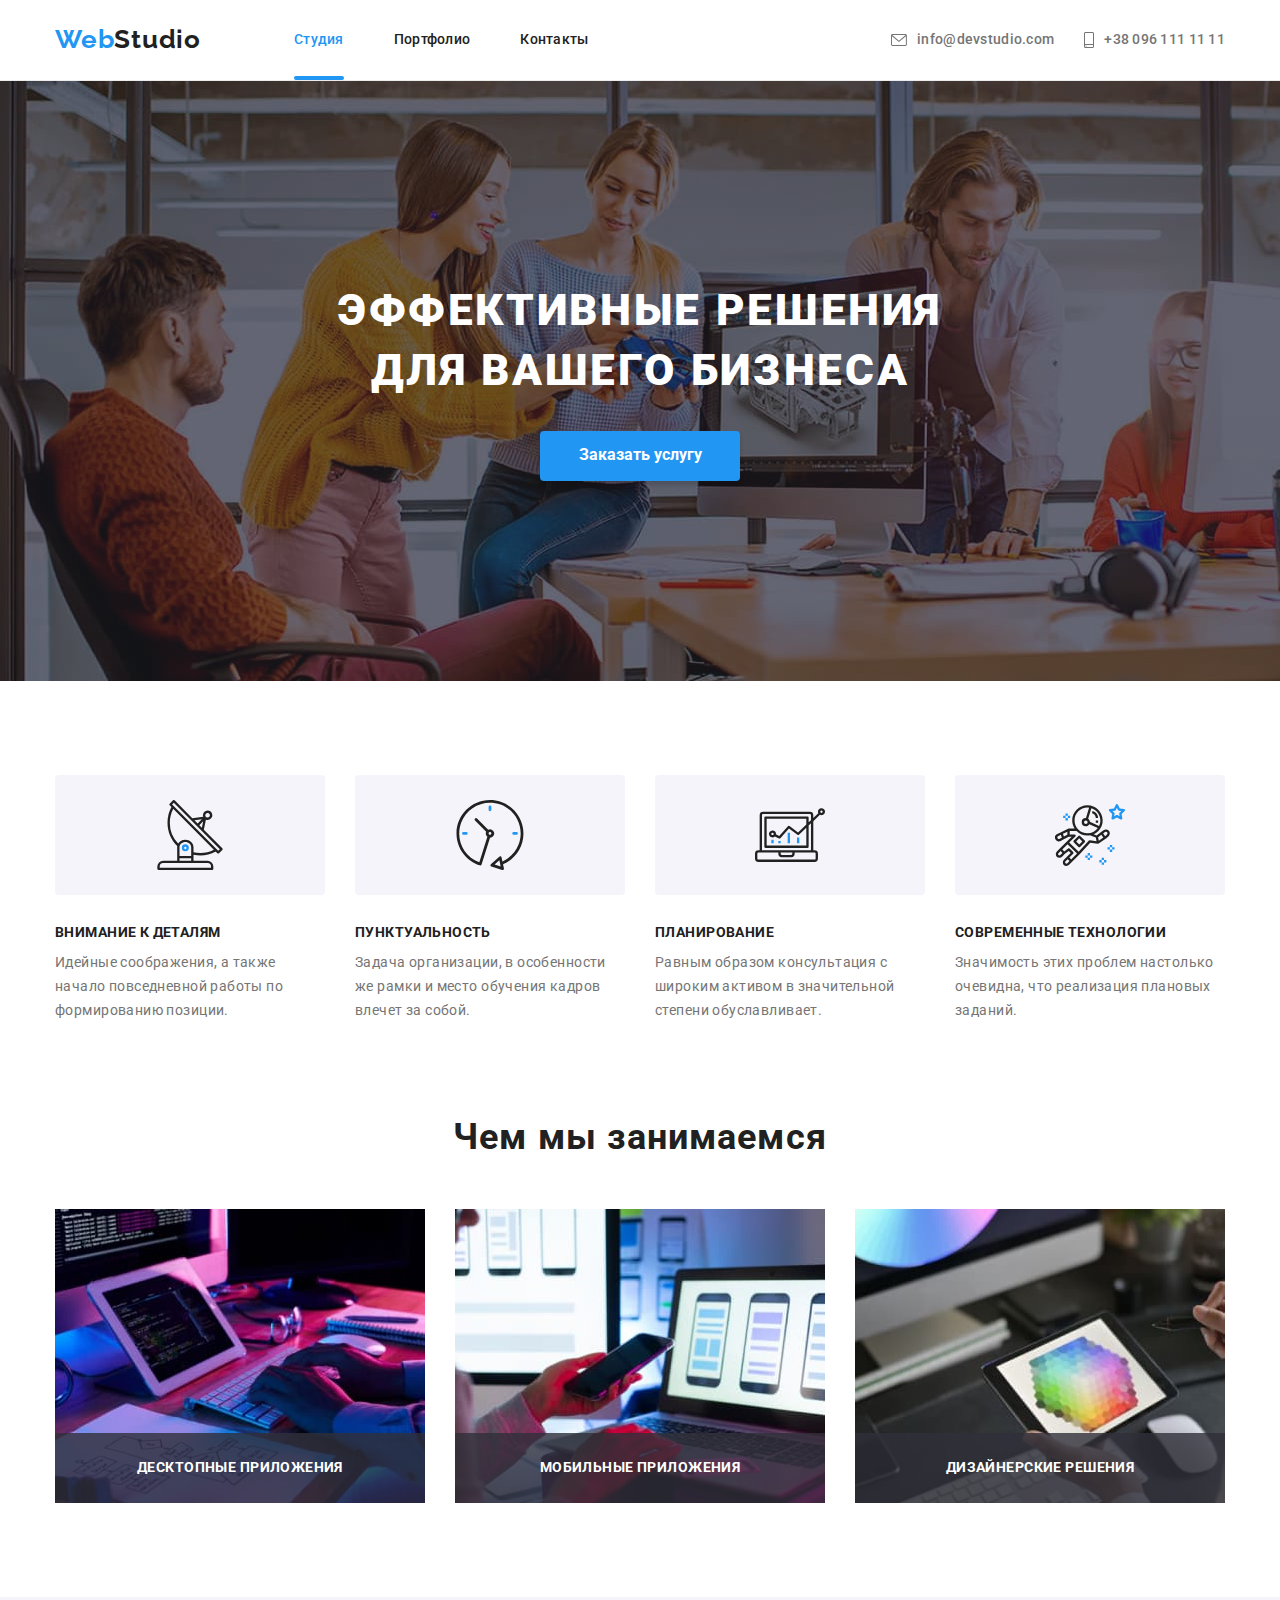
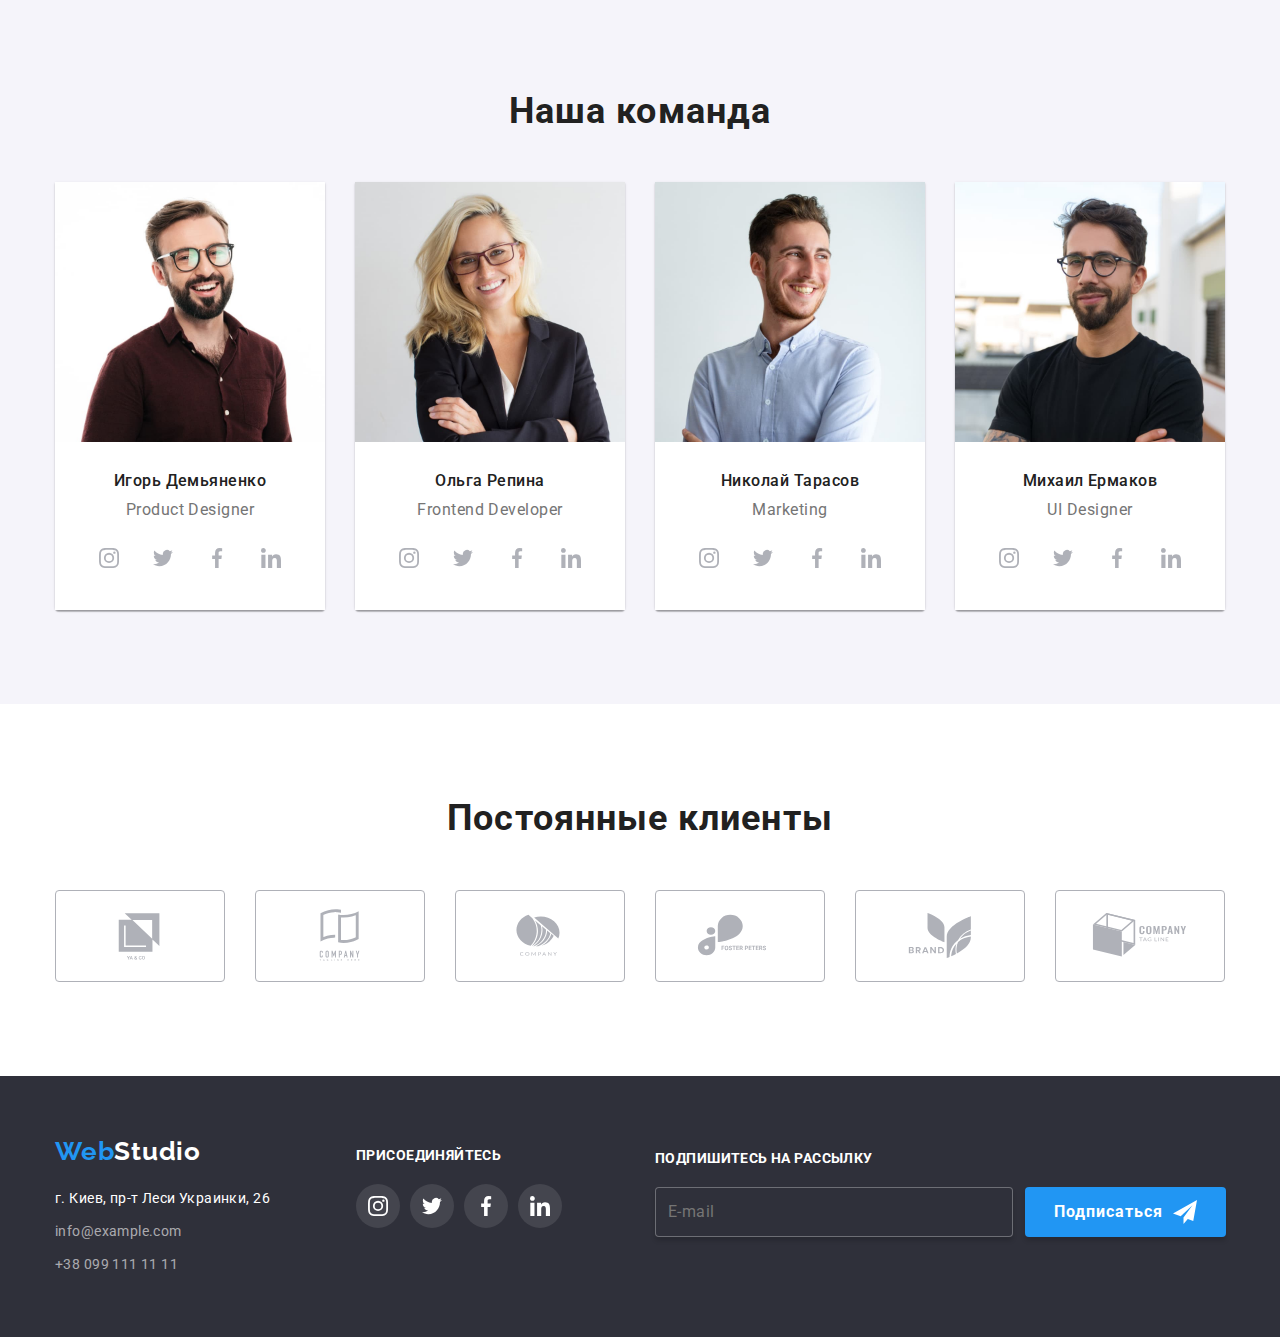
<file: index.html>
<!DOCTYPE html>
<html lang="ru">
<head>
    <meta charset="UTF-8">
    <meta http-equiv="X-UA-Compatible" content="IE=edge">
    <meta name="viewport" content="width=device-width, initial-scale=1.0">
    <title>Document</title>
    <link rel="preconnect" href="https://fonts.googleapis.com">
    <link rel="preconnect" href="https://fonts.gstatic.com" crossorigin>
    <link href="https://fonts.googleapis.com/css2?family=Raleway:wght@700&family=Roboto:wght@400;500;700;900&display=swap"
        rel="stylesheet">
    <link rel="stylesheet" href="https://cdnjs.cloudflare.com/ajax/libs/modern-normalize/1.1.0/modern-normalize.min.css">
    <link rel="stylesheet" href="./css/main.min.css">
</head>

<body>

<!--Шапка-->

    <header class="header">
        <div class="container">
            <div class="page-header">
                     <a class="page-header__logo" href=""> <span class="page-header__web">Web</span><span class="page-header__studio">Studio</span> </a> 
                <nav>
                    <ul class="site-nav">
                        <li class="site-nav__studio"><a class="site-nav__link current" href="./index.html">Студия</a></li>
                        <li class="site-nav__portfolio"><a class="site-nav__link" href="./portfolio.html">Портфолио</a></li>
                        <li class="site-nav__contact"><a class="site-nav__link" href="">Контакты</a></li>
                    </ul>
                </nav> 
<!-- Контакты -->
                    <ul class="contact-nav">
                        <li class="contact-nav__item"> 
                            <a class="contact-nav__link" href="mailto:info@devstudio.com">
                                <svg class="contact-nav__icon" width="16px" height="12px">
                                    <use href="./images/icons.svg#mail"></use>
                                </svg>info@devstudio.com   
                            </a>
                        </li>
                        
                        <li class="contact-nav__item">
                            <a class="contact-nav__link" href="tel:+380961111111">
                                <svg class="contact-nav__icon" width="10px" height="16px">
                                    <use href="./images/icons.svg#tel"></use>
                                </svg>+38 096 111 11 11
                            </a>
                        </li>
                    </ul>  
            </div>
        </div>
    </header>
   
<!--Страница студия-->

<main >

<!-- Герой -->
     
    <section class="hero">
        <div class="container">
            <h1 class="hero__title">Эффективные решения для вашего бизнеса</h1>   
            <div class="hero__button"><button class="button" data-modal-open>Заказать услугу</button></div>  
        </div>
    </section>
     
     
<!--Особенности-->


    <section class="section advantage">
        <div class="container">
            <ul class="feature">
                <li class="feature__item">
                    <div class="feature__box">
                        <svg class="feature__icon" width="70px" height="70px">
                            <use href="./images/icons.svg#antenna"></use>
                        </svg>
                    </div>
                    <h3 class="feature__title">Внимание к деталям</h3>
                    <p class="feature__text">Идейные соображения, а также начало повседневной работы по формированию позиции.</p>
                </li>
                <li class="feature__item">
                    <div class="feature__box">
                        <svg class="feature__icon" width="70px" height="70px">
                            <use href="./images/icons.svg#clock"></use>
                        </svg>
                    </div>
                    <h3 class="feature__title">Пунктуальность</h3>
                    <p class="feature__text">Задача организации, в особенности же рамки и место обучения кадров влечет за собой.</p>
                </li>
                <li class="feature__item">
                    <div class="feature__box">
                        <svg class="feature__icon" width="70px" height="70px">
                            <use href="./images/icons.svg#diagram"></use>
                        </svg>
                    </div>
                    <h3 class="feature__title">Планирование</h3>
                    <p class="feature__text">Равным образом консультация с широким активом в значительной степени обуславливает.</p>
                </li>
                <li class="feature__item">
                    <div class="feature__box">
                        <svg class="feature__icon" width="70px" height="70px">
                            <use href="./images/icons.svg#astronaut"></use>
                        </svg>
                    </div>
                    <h3 class="feature__title">Современные технологии</h3>
                    <p class="feature__text">Значимость этих проблем настолько очевидна, что реализация плановых заданий.</p>
                </li>
            </ul>
        </div>
    </section>

    
<!--Чем мы занимаемся-->

  
    <section class="section trait">  
        <div class="container">
            <h2 class="trait__title">Чем мы занимаемся</h2>
            <ul class="study">
                <li class="study__item">
                    <img src="./images/work/work1.jpg" alt="Програмирование" width="370" height="294">
                    <div class="study__thumb">
                         <h3 class="study__title">Десктопные приложения</h3>
                    </div>
                </li>
                <li class="study__item">
                    <img src="./images/work/work2.jpg" alt="Мобильное приложение" width="370" height="294">
                    <div class="study__thumb">
                         <h3 class="study__title">Мобильные приложения</h3>
                    </div>
                </li>
                <li class="study__item">
                    <img src="./images/work/work3.jpg" alt="Дизайн" width="370" height="294">
                    <div class="study__thumb">
                         <h3 class="study__title">Дизайнерские решения</h3>
                    </div>
                </li>
            </ul>
        </div>
    </section>
    

<!--Наша команда-->
  
  
    <section class="section team">
       <div class="container">
            <h2 class="team__title">Наша команда</h2>
            <ul class="team__list">
                <li class="team__card">
                    <img src="./images/team/1designer.jpg" alt="Игорь Демьяненко" width="270" height="260">
                    <div class="partner">
                        <h3 class="partner__name">Игорь Демьяненко</h3>
                        <p class="partner__work">Product Designer</p>
                        <ul class="network">
                            <li class="network__item">
                                <a class="network__link" href="">
                                    <svg class="network__image" width="20px" height="20px">
                                        <use href="./images/icons.svg#instagram"></use>
                                    </svg>
                                </a>
                            </li>
                            <li>
                                <a class="network__link" href="">
                                <svg class="network__image" width="20px" height="20px">
                                    <use href="./images/icons.svg#twitter"></use>
                                </svg>
                            </a>
                            </li>
                            <li>
                                <a class="network__link" href="">
                                    <svg class="network__image" width="20px" height="20px">
                                        <use href="./images/icons.svg#facebook"></use>
                                    </svg>
                                </a>
                            </li>
                            <li>
                                <a class="network__link" href="">
                                    <svg class="network__image" width="20px" height="20px">
                                        <use href="./images/icons.svg#linkedin"></use>
                                    </svg>
                                </a>
                            </li>
                            
                        </ul>
                    </div>
                </li>
                <li class="team__card">
                    <img src="./images/team/2developer.jpg" alt="Ольга Репина" width="270" height="260"> 
                    <div class="partner">
                        <h3 class="partner__name">Ольга Репина</h3>
                        <p class="partner__work">Frontend Developer</p>
                        <ul class="network">
                            <li class="network__item">
                                <a class="network__link" href="">
                                    <svg class="network__image" width="20px" height="20px">
                                        <use href="./images/icons.svg#instagram"></use>
                                    </svg>
                                </a>
                            </li>
                            <li>
                                <a class="network__link" href="">
                                    <svg class="network__image" width="20px" height="20px">
                                        <use href="./images/icons.svg#twitter"></use>
                                    </svg>
                                </a>
                            </li>
                            <li>
                                <a class="network__link" href="">
                                    <svg class="network__image" width="20px" height="20px">
                                        <use href="./images/icons.svg#facebook"></use>
                                    </svg>
                                </a>
                            </li>
                            <li>
                                <a class="network__link" href="">
                                    <svg class="network__image" width="20px" height="20px">
                                        <use href="./images/icons.svg#linkedin"></use>
                                    </svg>
                                </a>
                            </li>
                        </ul>
                   </div>
                </li>
                <li class="team__card">
                    <img src="./images/team/3maketing.jpg" alt="Николай Тарасов" width="270" height="260">
                    <div class="partner">
                        <h3 class="partner__name">Николай Тарасов</h3>
                        <p class="partner__work">Marketing</p>
                        <ul class="network">
                            <li class="network__item">
                                <a class="network__link" href="">
                                    <svg class="network__image" width="20px" height="20px">
                                        <use href="./images/icons.svg#instagram"></use>
                                    </svg>
                                </a>
                            </li>
                            <li>
                                <a class="network__link" href="">
                                    <svg class="network__image" width="20px" height="20px">
                                        <use href="./images/icons.svg#twitter"></use>
                                    </svg>
                                </a>
                            </li>
                            <li>
                                <a class="network__link" href="">
                                    <svg class="network__image" width="20px" height="20px">
                                        <use href="./images/icons.svg#facebook"></use>
                                    </svg>
                                </a>
                            </li>
                            <li>
                                <a class="network__link" href="">
                                    <svg class="network__image" width="20px" height="20px">
                                        <use href="./images/icons.svg#linkedin"></use>
                                    </svg>
                                </a>
                            </li>
                        </ul>
                    </div>
                </li>
                <li class="team__card">
                    <img src="./images/team/4ui-designer.jpg" alt="Михаил Ермаков" width="270" height="260">
                    <div class="partner">
                        <h3 class="partner__name">Михаил Ермаков</h3>
                        <p class="partner__work">UI Designer</p>
                        <ul class="network">
                            <li class="network__item">
                                <a class="network__link" href="">
                                    <svg class="network__image" width="20px" height="20px">
                                        <use href="./images/icons.svg#instagram"></use>
                                    </svg>
                                </a>
                            </li>
                            <li>
                                <a class="network__link" href="">
                                    <svg class="network__image" width="20px" height="20px">
                                        <use href="./images/icons.svg#twitter"></use>
                                    </svg>
                                </a>
                            </li>
                            <li>
                                <a class="network__link" href="">
                                    <svg class="network__image" width="20px" height="20px">
                                        <use href="./images/icons.svg#facebook"></use>
                                    </svg>
                                </a>
                            </li>
                            <li>
                                <a class="network__link" href="">
                                    <svg class="network__image" width="20px" height="20px">
                                        <use href="./images/icons.svg#linkedin"></use>
                                    </svg>
                                </a>
                            </li>
                        </ul>
                   </div>
                </li>
            </ul>
       </div>
    </section>
    
 
<!-- Постоянные клиенты -->

    <section class="section clients">
        <div class="container">
            <h2 class="clients__title">Постоянные клиенты</h2>
            <ul class="clients">
                <li class="client__item">
                    <a class="client__logo" href="">
                        <svg class="client__icon" width="106px" height="60px">
                            <use href="./images/icons.svg#logo1"></use>
                        </svg>
                    </a>
                </li>
                <li class="client__item">
                    <a class="client__logo" href="">
                        <svg class="client__icon" width="106px" height="60px">
                            <use href="./images/icons.svg#logo2"></use>
                        </svg>
                    </a>
                </li>
                <li class="client__item">
                    <a class="client__logo" href="">
                        <svg class="client__icon" width="106px" height="60px">
                            <use href="./images/icons.svg#logo3"></use>
                        </svg>
                    </a>
                </li>
                <li class="client__item">
                    <a class="client__logo" href="">
                        <svg class="client__icon" width="106px" height="60px">
                            <use href="./images/icons.svg#logo4"></use>
                        </svg>
                    </a>
                </li>
                <li class="client__item">
                    <a class="client__logo" href="">
                        <svg class="client__icon" width="106px" height="60px">
                            <use href="./images/icons.svg#logo5"></use>
                        </svg>
                    </a>
                </li>
                <li class="client__item">
                    <a class="client__logo" href="">
                        <svg class="client__icon" width="106px" height="60px">
                            <use href="./images/icons.svg#logo6"></use>
                        </svg>
                    </a>
                </li>
            </ul>
        </div>
    </section>
</main>


<!--Футер-->
    

<footer class="footer">
    <div class="contact-footer container">
<!-- Футер контакты -->
        <div class="footer-nav"> 
             <ul>
                 <li><a class="contact-footer__logo" href=""> <span class="contact-footer__web">Web</span><span class="contact-footer__studio">Studio</span> </a></li>
                 <li><a class="contact-footer__address" href="https://goo.gl/maps/1GZU7aaaTQPB9hGB9" target="_blank" rel="noreferrer noopener">г. Киев, пр-т Леси Украинки, 26</a></li>
                 <li><a class="contact-footer__mailto" href="mailto:info@example.com">info@example.com</a></li>
                 <li><a class="contact-footer__tel" href="tel:+380991111111">+38 099 111 11 11</a></li>
             </ul>
        </div>
<!-- Присоединяйтесь -->
        <div class="footer-social">    
            <p class="footer-social__text">присоединяйтесь</p>
            <ul class="footer-social__list">
                <li class="footer-social__item">
                    <a class="footer-social__link" href="">
                        <svg class="footer-social__icon" width="20px" height="20px">
                            <use href="./images/icons.svg#instagram"></use>
                        </svg>
                    </a>
                </li>
                <li class="footer-social__item">
                    <a class="footer-social__link" href="">
                        <svg class="footer-social__icon" width="20px" height="20px">
                            <use href="./images/icons.svg#twitter"></use>
                        </svg>
                    </a>
                </li>
                <li class="footer-social__item">
                    <a class="footer-social__link" href="">
                        <svg class="footer-social__icon" width="20px" height="20px">
                            <use href="./images/icons.svg#facebook"></use>
                        </svg>
                    </a>
                </li>
                <li class="footer-social__item">
                    <a class="footer-social__link" href="">
                        <svg class="footer-social__icon" width="20px" height="20px">
                            <use href="./images/icons.svg#linkedin"></use>
                        </svg>
                    </a>
                </li>
            </ul>
        </div>
<!-- Подпишитесь на рассылку -->
        <form class="subscribe">
            <label>
                <span class="subscribe__title">Подпишитесь на рассылку</span>
                <input class="subscribe__input" type="email" name="email" placeholder="E-mail" />
            </label>
            <button class="subscribe__btn" type="submit">Подписаться
                <svg class="subscribe__icon" width="24px" height="24px">
                    <use href="./images/icons.svg#subscribe"></use>
                </svg>
            </button>
        </form>
    </div>
</footer>




<!-- Backdrop -->


<div class="backdrop is-hidden" data-modal >
    <div class="modal">
            <button class="modal__btn-close" data-modal-close>
                <svg class="modal__icon="18px" height="18px">
                    <use href="./images/icons.svg#modal-close"></use>
                </svg>
            </button>
        
<!-- Форма     -->
        
        <form class="modal-form">
            <p class="modal-form__title">Оставьте свои данные, мы вам перезвоним</p>
<!-- Имя     -->           
            <label class="form__filed">   
                <label class="form__lable" for="name">Имя</label>
                <span class="form__person">
                    <input class="form__input" type="name" name="name" id="name">
                    <svg class="form__icon" width="18px" height="18px">
                        <use href="./images/icons.svg#person"></use>
                    </svg>
                </span>
            </label>
<!-- Телефон -->           
            <div class="form__filed">
                <label class="form__lable" for="tel">Телефон</label>
                <span class="form__person">
                    <input class="form__input" type="tel" name="tel" id="tel">
                    <svg class="form__icon" width="18px" height="18px">
                        <use href="./images/icons.svg#phone"></use>
                    </svg>
                </span>
            </div>
<!-- Почта -->
            <div class="form__filed">
                <label class="form__lable" for="mail">Почта</label>
                <span class="form__person">
                    <input class="form__input" type="mail" name="mail" id="mail">
                    <svg class="form__icon" width="18px" height="18px">
                        <use href="./images/icons.svg#email"></use>
                    </svg>
                </span>
            </div>
<!-- Комментарий -->
            <div class="form__filed comment">
                <label class="form__lable" for="comment">Комментарий</label>
                <textarea class="form__input comment" name="comment" id="comment" placeholder="Введите текст"></textarea>
            </div>
<!-- Условия договора     -->
            <label class="modal-agreement">
                <input class="modal-agreement__checkbox visually-hidden" type="checkbox" name="user-agreement"/>
                <svg class="modal-agreement__icon"width="18px" height="18px">
                    <use href="./images/icons.svg#check"></use>
                </svg>
                <span class="modal-agreement__text">Соглашаюсь с рассылкой и принимаю
                    <a href="" class="modal-agreement__link">Условия договора
                    </a>
                </span>
            </label>          
<!-- Отправить -->
            <button class="modal-btn" type="submit">Отправить</button>
        </form>
    </div>
</div>


<script src="./js/modal.js"></script>
</body>

</html>
</file>
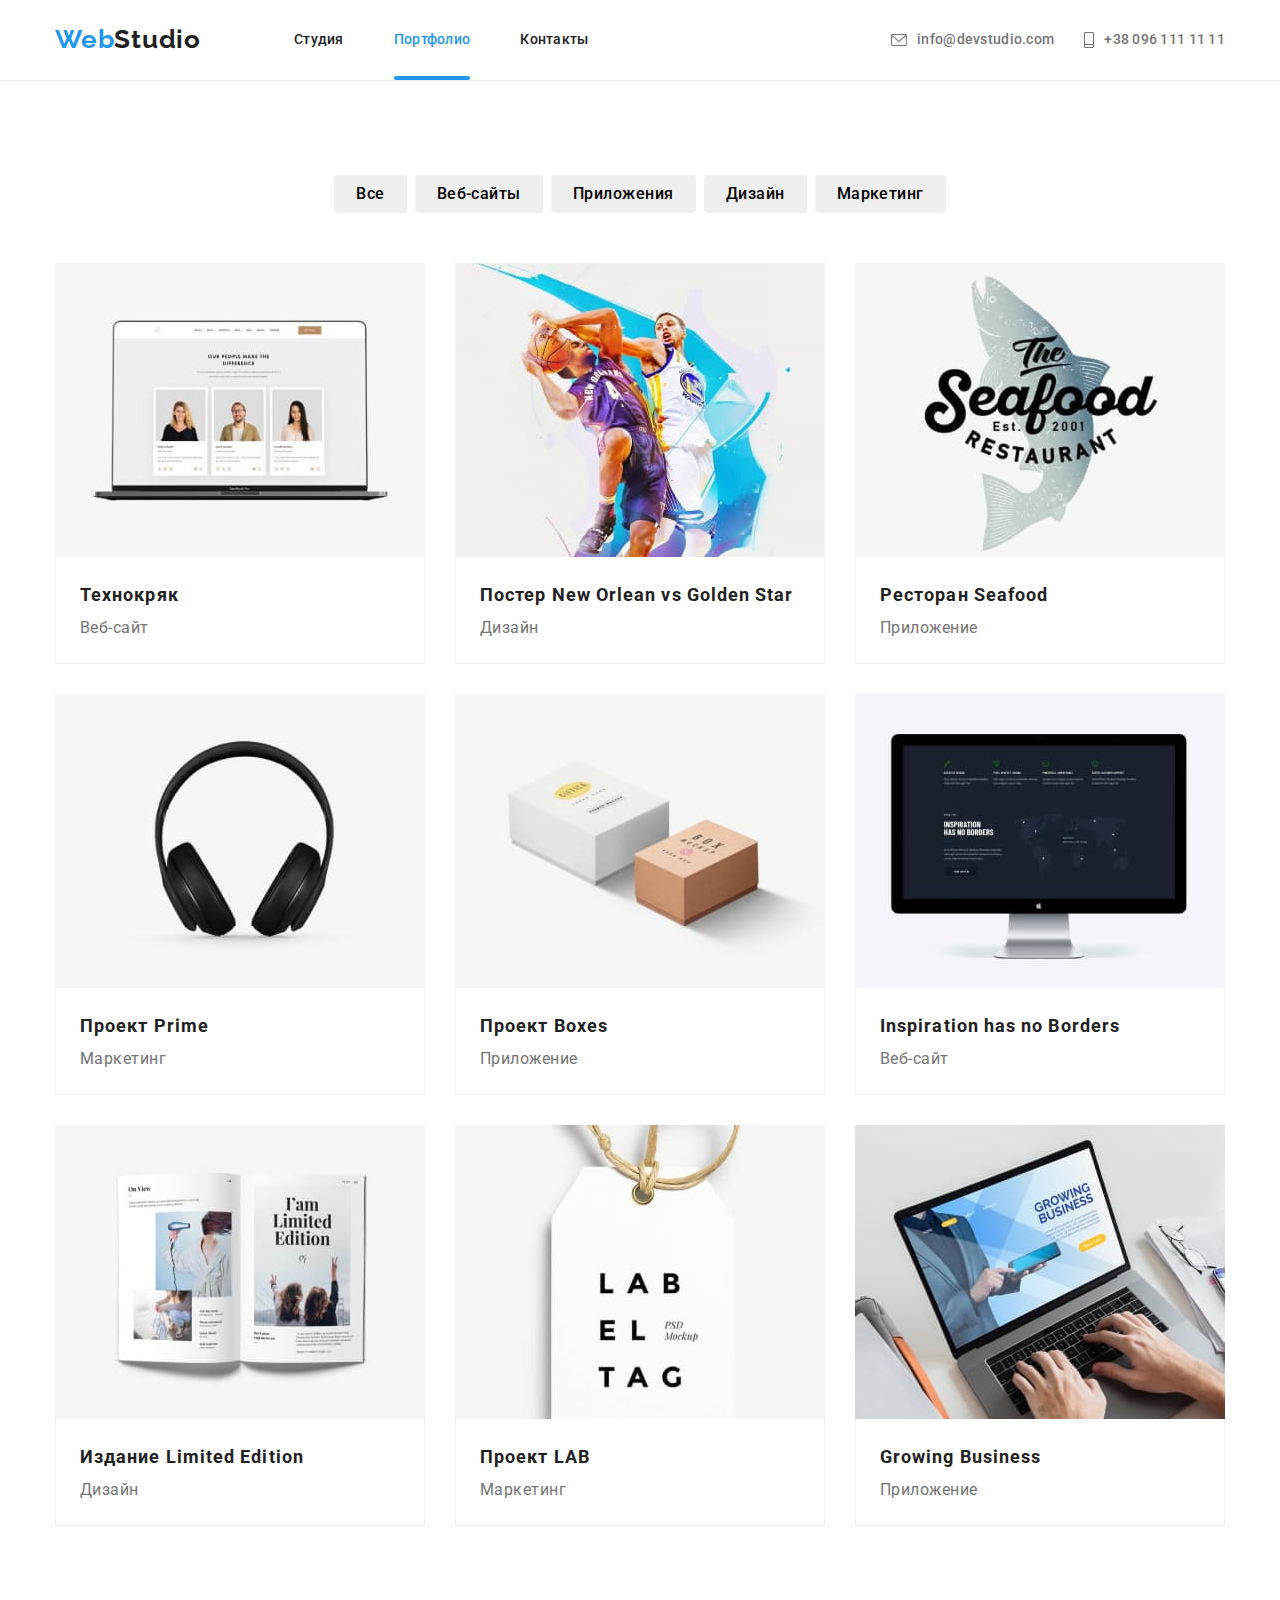
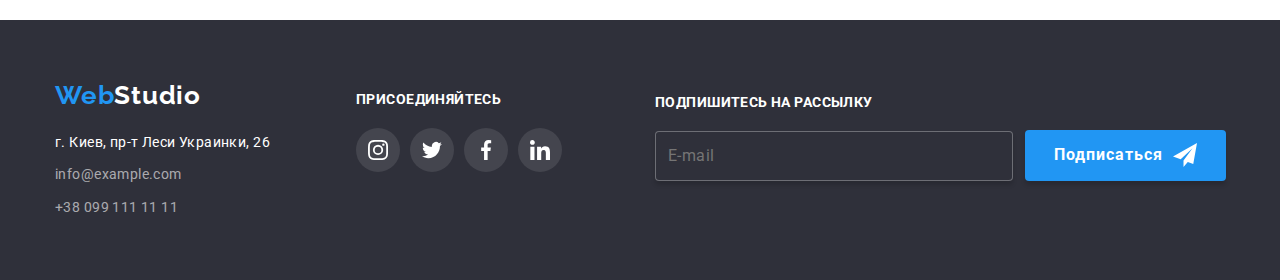
<file: portfolio.html>
<!DOCTYPE html>
<html lang="ru">
<head>
    <meta charset="UTF-8">
    <meta http-equiv="X-UA-Compatible" content="IE=edge">
    <meta name="viewport" content="width=device-width, initial-scale=1.0">
    <title>Document</title>
    <link rel="preconnect" href="https://fonts.googleapis.com">
    <link rel="preconnect" href="https://fonts.gstatic.com" crossorigin>
    <link href="https://fonts.googleapis.com/css2?family=Raleway:wght@700&family=Roboto:wght@400;500;700;900&display=swap"
        rel="stylesheet">
    <link rel="stylesheet" href="https://cdnjs.cloudflare.com/ajax/libs/modern-normalize/1.1.0/modern-normalize.min.css">
    <link rel="stylesheet" href="./css/main.min.css">
</head>

<body>

<!--Шапка-->
  
  <header class="header">
    <div class="container">
      <div class="page-header">
        <a class="page-header__logo" href=""> <span class="page-header__web">Web</span><span class="page-header__studio">Studio</span> </a>
        <nav>
          <ul class="site-nav">
            <li class="site-nav__studio"><a class="site-nav__link" href="./index.html">Студия</a></li>
            <li class="site-nav__portfolio"><a class="site-nav__link current" href="./portfolio.html">Портфолио</a></li>
            <li class="site-nav__contact"><a class="site-nav__link" href="">Контакты</a></li>
          </ul>
        </nav>
<!-- Контакты -->
          <ul class="contact-nav">
            <li class="contact-nav__item">
              <a class="contact-nav__link" href="mailto:info@devstudio.com">
                <svg class="contact-nav__icon" width="16px" height="12px">
                  <use href="./images/icons.svg#mail"></use>
                </svg>info@devstudio.com
              </a>
            </li>
          
            <li class="contact-nav__item">
              <a class="contact-nav__link" href="tel:+380961111111">
                <svg class="contact-nav__icon" width="10px" height="16px">
                  <use href="./images/icons.svg#tel"></use>
                </svg>+38 096 111 11 11
              </a>
            </li>
          </ul>
      </div>
    </div>
  </header>
 
<!--Уникальный контент-->
<!--Страница Портфолио-->

<main>
  
    <!-- <h1>Портфолио</h1>-->

    <section class="section">
      <div class="container">
        <ul class="filters">
          <li><button class="filters__btn" type="button">Все</button></li>
          <li><button class="filters__btn" type="button">Веб-сайты</button></li>
          <li><button class="filters__btn" type="button">Приложения</button></li>
          <li><button class="filters__btn" type="button">Дизайн</button></li>
          <li><button class="filters__btn" type="button">Маркетинг</button></li>
        </ul>


    <!-- <h2>Список работ</h2> -->


        <ul class="portfolio__list">
          <li class="portfolio__cards">
              <div class="portfolio__overlay">
                    <img src="./images/portfolio/1tehno.jpg" alt="Технокряк" width="370" height="294"> 
                    <p class="portfolio__text">Технокряк это современная площадка распространения коронавируса. Компании используют эту платформу для цифрового шпионажа и атак на защищённые сервера конкурентов.</p>
              </div>
              <div class="portfolio__info">
                    <h3 class="portfolio__title">Технокряк</h3>
                    <p class="portfolio__lable">Веб-сайт</p>
              </div>
          </li>
          <li class="portfolio__cards">
              <div class="portfolio__overlay">
                    <img src="./images/portfolio/2new-orlean.jpg" alt="Постер New Orlean vs Golden Star" width="370" height="294">
                    <p class="portfolio__text">Технокряк это современная площадка распространения коронавируса. Компании используют эту платформу для цифрового шпионажа и атак на защищённые сервера конкурентов.</p>
              </div>
              <div class="portfolio__info">
                    <h3 class="portfolio__title">Постер New Orlean vs Golden Star</h3>
                    <p class="portfolio__lable">Дизайн</p>
              </div>
          </li>
          <li class="portfolio__cards">
              <div class="portfolio__overlay">
                    <img src="./images/portfolio/3seafood.jpg" alt="Ресторан Seafood" width="370" height="294">
                    <p class="portfolio__text">Технокряк это современная площадка распространения коронавируса. Компании используют эту платформу для цифрового шпионажа и атак на защищённые сервера конкурентов.</p>
              </div>
              <div class="portfolio__info">
                    <h3 class="portfolio__title">Ресторан Seafood</h3>
                    <p class="portfolio__lable">Приложение</p>
              </div>
          </li>
          <li class="portfolio__cards">
              <div class="portfolio__overlay">
                    <img src="./images/portfolio/4prime.jpg" alt="Проект Prime" width="370" height="294">
                    <p class="portfolio__text">Технокряк это современная площадка распространения коронавируса. Компании используют эту платформу для цифрового шпионажа и атак на защищённые сервера конкурентов.</p>
              </div>
              <div class="portfolio__info">
                    <h3 class="portfolio__title">Проект Prime</h3>
                    <p class="portfolio__lable">Маркетинг</p>
              </div>
          </li>
          <li class="portfolio__cards">
              <div class="portfolio__overlay">
                    <img src="./images/portfolio/5boxes.jpg" alt="Проект Boxes" width="370" height="294">
                    <p class="portfolio__text">Технокряк это современная площадка распространения коронавируса. Компании используют эту платформу для цифрового шпионажа и атак на защищённые сервера конкурентов.</p>
              </div>
              <div class="portfolio__info">
                    <h3 class="portfolio__title">Проект Boxes</h3>
                    <p class="portfolio__lable">Приложение</p>
              </div>
          </li>
          <li class="portfolio__cards">
              <div class="portfolio__overlay">
                    <img src="./images/portfolio/6Inspiration.jpg" alt="Inspiration has no Borders" width="370" height="294">
                    <p class="portfolio__text">Технокряк это современная площадка распространения коронавируса. Компании используют эту платформу для цифрового шпионажа и атак на защищённые сервера конкурентов.</p>
              </div>
              <div class="portfolio__info">
                    <h3 class="portfolio__title">Inspiration has no Borders</h3>
                    <p class="portfolio__lable">Веб-сайт</p>
              </div>
          </li>
          <li class="portfolio__cards">
              <div class="portfolio__overlay">
                    <img src="./images/portfolio/7limited.jpg" alt="Издание Limited Edition" width="370" height="294">
                    <p class="portfolio__text">Технокряк это современная площадка распространения коронавируса. Компании используют эту платформу для цифрового шпионажа и атак на защищённые сервера конкурентов.</p>
              </div>
              <div class="portfolio__info">
                    <h3 class="portfolio__title">Издание Limited Edition</h3>
                    <p class="portfolio__lable">Дизайн</p>
              </div>
          </li>
          <li class="portfolio__cards">
              <div class="portfolio__overlay">
                    <img src="./images/portfolio/8lab.jpg" alt="Проект LAB" width="370" height="294">
                    <p class="portfolio__text">Технокряк это современная площадка распространения коронавируса. Компании используют эту платформу для цифрового шпионажа и атак на защищённые сервера конкурентов.</p>
              </div>
              <div class="portfolio__info">
                    <h3 class="portfolio__title">Проект LAB</h3>
                    <p class="portfolio__lable">Маркетинг</p>
              </div>
          </li>
          <li class="portfolio__cards">
              <div class="portfolio__overlay">
                    <img src="./images/portfolio/9growing.jpg" alt="Growing Business" width="370" height="294">
                    <p class="portfolio__text">Технокряк это современная площадка распространения коронавируса. Компании используют эту платформу для цифрового шпионажа и атак на защищённые сервера конкурентов.</p>
              </div>
              <div class="portfolio__info">
                    <h3 class="portfolio__title">Growing Business</h3>
                    <p class="portfolio__lable">Приложение</p>
              </div> 
          </li>
        </ul>
      </div>
    </section>
</main>


<!--Футер-->

<footer class="footer">
  <div class="contact-footer container">
<!-- Футер контакты -->
    <div class="footer-nav">
      <ul>
        <li><a class="contact-footer__logo" href=""> <span class="contact-footer__web">Web</span><span
              class="contact-footer__studio">Studio</span> </a></li>
        <li><a class="contact-footer__address" href="https://goo.gl/maps/1GZU7aaaTQPB9hGB9" target="_blank"
            rel="noreferrer noopener">г. Киев, пр-т Леси Украинки, 26</a></li>
        <li><a class="contact-footer__mailto" href="mailto:info@example.com">info@example.com</a></li>
        <li><a class="contact-footer__tel" href="tel:+380991111111">+38 099 111 11 11</a></li>
      </ul>
    </div>
<!-- Присоединяйтесь -->
    <div class="footer-social">
      <p class="footer-social__text">присоединяйтесь</p>
      <ul class="footer-social__list">
        <li class="footer-social__item">
          <a class="footer-social__link" href="">
            <svg class="footer-social__icon" width="20px" height="20px">
              <use href="./images/icons.svg#instagram"></use>
            </svg>
          </a>
        </li>
        <li class="footer-social__item">
          <a class="footer-social__link" href="">
            <svg class="footer-social__icon" width="20px" height="20px">
              <use href="./images/icons.svg#twitter"></use>
            </svg>
          </a>
        </li>
        <li class="footer-social__item">
          <a class="footer-social__link" href="">
            <svg class="footer-social__icon" width="20px" height="20px">
              <use href="./images/icons.svg#facebook"></use>
            </svg>
          </a>
        </li>
        <li class="footer-social__item">
          <a class="footer-social__link" href="">
            <svg class="footer-social__icon" width="20px" height="20px">
              <use href="./images/icons.svg#linkedin"></use>
            </svg>
          </a>
        </li>
      </ul>
    </div>
<!-- Подпишитесь на рассылку -->
    <form class="subscribe">
      <label>
        <span class="subscribe__title">Подпишитесь на рассылку</span>
        <input class="subscribe__input" type="email" name="email" placeholder="E-mail" />
      </label>
      <button class="subscribe__btn" type="submit">Подписаться
        <svg class="subscribe__icon" width="24px" height="24px">
          <use href="./images/icons.svg#subscribe"></use>
        </svg>
      </button>
    </form>
  </div>
</footer>


</body>

</html>
</file>
<file: css/main.min.css>
:root{--primary-tex-color--: #757575;--title-tex-color--: #212121;--accent-tex-color--: #2196f3;--White-color--: #ffffff}/*! modern-normalize v1.1.0 | MIT License | https://github.com/sindresorhus/modern-normalize */*,::before,::after{-webkit-box-sizing:border-box;box-sizing:border-box}html{line-height:1.15;-webkit-text-size-adjust:100%;-moz-tab-size:4;-o-tab-size:4;tab-size:4}body{margin:0;font-family:system-ui,-apple-system,"Segoe UI",Roboto,Helvetica,Arial,sans-serif,"Apple Color Emoji","Segoe UI Emoji"}hr{height:0;color:inherit}abbr[title]{-webkit-text-decoration:underline dotted;text-decoration:underline dotted}b,strong{font-weight:bolder}code,kbd,samp,pre{font-family:ui-monospace, SFMono-Regular, Consolas, 'Liberation Mono', Menlo, monospace;font-size:1em}small{font-size:80%}sub,sup{font-size:75%;line-height:0;position:relative;vertical-align:baseline}sub{bottom:-0.25em}sup{top:-0.5em}table{text-indent:0;border-color:inherit}button,input,optgroup,select,textarea{font-family:inherit;font-size:100%;line-height:1.15;margin:0}button,select{text-transform:none}button,[type='button'],[type='reset'],[type='submit']{-webkit-appearance:button}::-moz-focus-inner{border-style:none;padding:0}:-moz-focusring{outline:1px dotted ButtonText}:-moz-ui-invalid{box-shadow:none}legend{padding:0}progress{vertical-align:baseline}::-webkit-inner-spin-button,::-webkit-outer-spin-button{height:auto}[type='search']{-webkit-appearance:textfield;outline-offset:-2px}::-webkit-search-decoration{-webkit-appearance:none}::-webkit-file-upload-button{-webkit-appearance:button;font:inherit}summary{display:list-item}ul{list-style:none}p,h1,h2,h3,h4,h5,h6{margin:0px}ul,ol{margin:0px;padding-left:0px}img{display:block;max-width:100%;height:auto}button{cursor:pointer}body{font-family:'Roboto', sans-serif}main{background-color:var(--White-color--)}.list{list-style:none}.link{text-decoration:none}.visually-hidden{position:absolute;white-space:nowrap;width:1px;height:1px;overflow:hidden;border:0;padding:0;clip:rect(0 0 0 0);-webkit-clip-path:inset(50%);clip-path:inset(50%);margin:-1px}.container{width:1200px;padding-left:15px;padding-right:15px;margin-left:auto;margin-right:auto}.header{border-bottom:1px solid #ececec}.page-header{display:-webkit-box;display:-ms-flexbox;display:flex;-webkit-box-align:center;-ms-flex-align:center;align-items:center;background-color:var(--White-color--)}.page-header__logo{font-family:'Raleway', sans-serif;text-decoration:none;font-weight:700;font-size:26px;line-height:1.19;letter-spacing:0.03em;display:block;margin-top:24px;margin-bottom:25px;margin-right:93px}.page-header__web{color:var(--accent-tex-color--)}.page-header__studio{color:var(--title-tex-color--)}.site-nav{display:-webkit-box;display:-ms-flexbox;display:flex}.site-nav li:not(:first-child){margin-left:50px}.site-nav__link{display:block;font-weight:500;font-size:14px;line-height:1.14;letter-spacing:0.02em;text-decoration:none;color:var(--title-tex-color--);padding-top:32px;padding-bottom:32px;-webkit-transition:color 250ms cubic-bezier(0.4, 0, 0.2, 1);transition:color 250ms cubic-bezier(0.4, 0, 0.2, 1)}.site-nav__studio,.site-nav__portfolio{position:relative}.current{color:var(--accent-tex-color--)}.current::after{content:'';display:block;position:absolute;left:0;bottom:0;width:100%;height:4px;background:#2196f3;border-radius:2px}.contact-nav{display:-webkit-box;display:-ms-flexbox;display:flex;margin-left:auto}.contact-nav__link{display:-webkit-box;display:-ms-flexbox;display:flex;-webkit-box-align:center;-ms-flex-align:center;align-items:center;font-weight:500;font-size:14px;line-height:1.14;letter-spacing:0.02em;text-decoration:none;color:var(--primary-tex-color--);padding-top:32px;padding-bottom:32px;fill:currentColor}.contact-nav__link:hover,.contact-nav__link:focus{color:var(--accent-tex-color--);fill:var(--accent-tex-color--);-webkit-transition:color 250ms cubic-bezier(0.4, 0, 0.2, 1),fill 250ms cubic-bezier(0.4, 0, 0.2, 1);transition:color 250ms cubic-bezier(0.4, 0, 0.2, 1),fill 250ms cubic-bezier(0.4, 0, 0.2, 1)}.contact-nav__icon{margin-right:10px}.contact-nav__item{margin-left:30px}.hero{color:var(--White-color--);background-color:#2f303a;background-image:-webkit-gradient(linear, left top, right top, from(rgba(47,48,58,0.4)), to(rgba(47,48,58,0.4))),url(../images/hero/hero.jpg);background-image:linear-gradient(to right, rgba(47,48,58,0.4), rgba(47,48,58,0.4)),url(../images/hero/hero.jpg);padding-top:200px;padding-bottom:200px;max-width:1600px;height:600px;margin-left:auto;margin-right:auto}.hero__title{font-weight:900;font-size:44px;line-height:1.36;color:var(--White-color--);text-align:center;letter-spacing:0.06em;text-transform:uppercase;width:696px;margin:auto}.hero__button{-webkit-box-align:center;-ms-flex-align:center;align-items:center;text-align:center;letter-spacing:0.06em;margin-top:30px}.button{font-weight:700;font-size:16px;line-height:1.8;padding:10px 32px;border-radius:4px;width:200px;height:50px;color:var(--White-color--);background-color:var(--accent-tex-color--);-webkit-box-shadow:0px 4px 4px rgba(0,0,0,0.15);box-shadow:0px 4px 4px rgba(0,0,0,0.15);cursor:pointer;border:inherit}.button:hover,.button:focus{background-color:#188ce8;-webkit-transition:background-color 250ms cubic-bezier(0.4, 0, 0.2, 1);transition:background-color 250ms cubic-bezier(0.4, 0, 0.2, 1)}.section{padding-top:94px;padding-bottom:94px}.feature{display:-webkit-box;display:-ms-flexbox;display:flex;padding:0px;margin:0px;list-style:none}.feature__box{display:-webkit-box;display:-ms-flexbox;display:flex;-webkit-box-pack:center;-ms-flex-pack:center;justify-content:center;-webkit-box-align:center;-ms-flex-align:center;align-items:center;width:270px;height:120px;background:#f5f4fa;border-radius:4px;margin-bottom:30px}.feature__item:not(:first-child){margin-left:30px;width:270px}.feature__title{font-weight:700;font-size:14px;line-height:1.14;letter-spacing:0.03em;text-transform:uppercase;margin-bottom:10px;color:var(--title-tex-color--)}.feature__text{font-size:14px;line-height:1.71;letter-spacing:0.03em;color:var(--primary-tex-color--)}.trait__title,.team__title,.clients__title{font-weight:700;font-size:36px;line-height:1.16;text-align:center;letter-spacing:0.03em;margin-bottom:50px;color:var(--title-tex-color--)}.trait{padding-top:0px}.study{display:-webkit-box;display:-ms-flexbox;display:flex;-ms-flex-preferred-size:calc(100% / 3);flex-basis:calc(100% / 3)}.study__item:not(:first-child){margin-left:30px}.study__item{position:relative}.study__thumb{position:absolute;bottom:0;display:-webkit-box;display:-ms-flexbox;display:flex;-webkit-box-pack:center;-ms-flex-pack:center;justify-content:center;-webkit-box-align:center;-ms-flex-align:center;align-items:center;width:370px;height:70px;background:rgba(47,48,58,0.8)}.study__title{font-weight:700;font-size:14px;line-height:1.14;text-align:center;letter-spacing:0.03em;text-transform:uppercase;color:var(--White-color--)}.team{background-color:#f5f4fa}.team__list{display:-webkit-box;display:-ms-flexbox;display:flex;text-align:center}.team__card{-webkit-box-shadow:0px 1px 3px rgba(0,0,0,0.12),0px 1px 1px rgba(0,0,0,0.14),0px 2px 1px rgba(0,0,0,0.2);box-shadow:0px 1px 3px rgba(0,0,0,0.12),0px 1px 1px rgba(0,0,0,0.14),0px 2px 1px rgba(0,0,0,0.2);border-radius:0px 0px 4px 4px}.team__card:not(:first-child){margin-left:30px}.partner{background-color:var(--White-color--);padding-top:30px;padding-bottom:30px}.partner__name{font-weight:500;font-size:16px;line-height:1.18;text-align:center;letter-spacing:0.03em;padding-bottom:10px;color:var(--title-tex-color--)}.partner__work{font-size:16px;line-height:1.18;letter-spacing:0.03em;color:var(--primary-tex-color--)}.network{display:-webkit-box;display:-ms-flexbox;display:flex;-webkit-box-pack:center;-ms-flex-pack:center;justify-content:center;margin-top:16px;margin-right:32px;margin-left:32px}.network>li:not(:first-child){margin-left:10px}.network__link{display:-webkit-box;display:-ms-flexbox;display:flex;-webkit-box-pack:center;-ms-flex-pack:center;justify-content:center;-webkit-box-align:center;-ms-flex-align:center;align-items:center;border-radius:50%;width:44px;height:44px;color:#afb1b8}.network__link:hover,.network__link:focus{color:var(--White-color--);background-color:var(--accent-tex-color--);-webkit-transition:color 250ms cubic-bezier(0.4, 0, 0.2, 1),background-color 250ms cubic-bezier(0.4, 0, 0.2, 1);transition:color 250ms cubic-bezier(0.4, 0, 0.2, 1),background-color 250ms cubic-bezier(0.4, 0, 0.2, 1)}.network__image{fill:currentColor}.clients{display:-webkit-box;display:-ms-flexbox;display:flex;-ms-flex-preferred-size:calc(100% / 6);flex-basis:calc(100% / 6)}.client__item{display:-webkit-box;display:-ms-flexbox;display:flex;-webkit-box-align:center;-ms-flex-align:center;align-items:center;-webkit-box-pack:center;-ms-flex-pack:center;justify-content:center;width:170px;height:92px}.client__item:not(:first-child){margin-left:30px}.client__logo{display:-webkit-box;display:-ms-flexbox;display:flex;-webkit-box-pack:center;-ms-flex-pack:center;justify-content:center;-webkit-box-align:center;-ms-flex-align:center;align-items:center;width:100%;height:100%;border:1px solid #afb1b8;border-radius:4px;color:#afb1b8}.client__logo:hover,.client__logo:focus{border:1px solid var(--accent-tex-color--);color:var(--accent-tex-color--);-webkit-transition:border 250ms cubic-bezier(0.4, 0, 0.2, 1),color 250ms cubic-bezier(0.4, 0, 0.2, 1);transition:border 250ms cubic-bezier(0.4, 0, 0.2, 1),color 250ms cubic-bezier(0.4, 0, 0.2, 1)}.client__icon{fill:currentColor}.footer{color:var(--White-color--);background-color:#2f303a;padding-top:60px;padding-bottom:60px}.footer-nav{display:-webkit-box;display:-ms-flexbox;display:flex;width:231px;margin-right:70px}.contact-footer{display:-webkit-box;display:-ms-flexbox;display:flex}.contact-footer__logo{text-decoration:none;display:block;width:145px;font-family:Raleway;font-weight:700;font-size:26px;line-height:1.19;letter-spacing:0.03em}.contact-footer__web{color:var(--accent-tex-color--)}.contact-footer__studio{color:var(--White-color--);text-decoration:none}.contact-footer__address{display:-webkit-box;display:-ms-flexbox;display:flex;font-family:'Roboto', sans-serif;font-style:normal;font-size:14px;line-height:1.71;letter-spacing:0.03em;text-decoration:none;padding-top:20px;color:var(--White-color--)}.contact-footer__mailto{display:block;width:231px;padding-top:9px}.contact-footer__tel{display:block;padding-top:9px}.contact-footer__mailto,.contact-footer__tel{text-decoration:none;font-size:14px;line-height:1.71;letter-spacing:0.03em;color:rgba(255,255,255,0.6)}.contact-footer__mailto:hover,.contact-footer__mailto:focus,.contact-footer__tel:hover,.contact-footer__tel:focus{color:var(--accent-tex-color--);-webkit-transition:color 250ms cubic-bezier(0.4, 0, 0.2, 1);transition:color 250ms cubic-bezier(0.4, 0, 0.2, 1)}.footer-social{display:-webkit-box;display:-ms-flexbox;display:flex;-webkit-box-orient:vertical;-webkit-box-direction:normal;-ms-flex-direction:column;flex-direction:column;margin-top:12px;margin-right:93px}.footer-social__text{display:block;font-weight:700;font-size:14px;line-height:1.14;letter-spacing:0.03em;text-transform:uppercase;color:#ffffff;padding-bottom:20px}.footer-social__list{display:-webkit-box;display:-ms-flexbox;display:flex;-webkit-box-pack:center;-ms-flex-pack:center;justify-content:center}.footer-social__item:not(:last-child){margin-right:10px}.footer-social__link{display:-webkit-box;display:-ms-flexbox;display:flex;-webkit-box-pack:center;-ms-flex-pack:center;justify-content:center;-webkit-box-align:center;-ms-flex-align:center;align-items:center;border-radius:50%;width:44px;height:44px;fill:var(--White-color--);background-color:rgba(255,255,255,0.1)}.footer-social__link:hover,.footer-social__link:focus{background-color:var(--accent-tex-color--);-webkit-transition:background-color 250ms cubic-bezier(0.4, 0, 0.2, 1);transition:background-color 250ms cubic-bezier(0.4, 0, 0.2, 1)}.footer-social__icon{overflow:hidden}.subscribe{display:-webkit-box;display:-ms-flexbox;display:flex;-webkit-box-align:end;-ms-flex-align:end;align-items:flex-end;margin-bottom:auto}.subscribe__title{display:block;color:var(--White-color--);font-weight:700;font-size:14px;line-height:1.14;letter-spacing:0.03em;text-transform:uppercase;margin-bottom:20px;margin-top:15px}.subscribe__input{width:358px;height:50px;margin-right:12px;padding-left:12px;outline:none;background-color:#2f303a;border:1px solid rgba(255,255,255,0.3);-webkit-box-shadow:0px 4px 4px rgba(0,0,0,0.15);box-shadow:0px 4px 4px rgba(0,0,0,0.15);border-radius:4px;color:var(--White-color--);font-weight:400;font-size:16px;line-height:1.25;letter-spacing:0.03em}.subscribe__btn{display:-webkit-box;display:-ms-flexbox;display:flex;-webkit-box-align:center;-ms-flex-align:center;align-items:center;text-align:center;min-width:200px;padding:10px 29px;border-radius:4px;border:none;color:var(--White-color--);background-color:var(--accent-tex-color--);font-family:inherit;font-weight:700;font-size:16px;line-height:1.88;letter-spacing:0.06em;-webkit-box-shadow:0px 4px 4px rgba(0,0,0,0.15);box-shadow:0px 4px 4px rgba(0,0,0,0.15)}.subscribe__btn:hover,.subscribe__btn:focus{background-color:#188ce8;-webkit-transition:background-color 250ms cubic-bezier(0.4, 0, 0.2, 1);transition:background-color 250ms cubic-bezier(0.4, 0, 0.2, 1)}.subscribe__icon{margin-left:10px;fill:currentColor;width:24px;height:24px}.filters{display:-webkit-box;display:-ms-flexbox;display:flex;-webkit-box-pack:center;-ms-flex-pack:center;justify-content:center;text-align:center}.filters>li:not(:first-child){margin-left:8px}.filters__btn{font-family:'Roboto', sans-serif;font-weight:500;font-size:16px;line-height:1.62;text-align:center;letter-spacing:0.03em;border-radius:4px;border:inherit;padding:6px 22px}.filters__btn:hover,.filters__btn:focus{color:var(--White-color--);background-color:var(--accent-tex-color--);-webkit-box-shadow:0px 3px 1px rgba(0,0,0,0.1),0px 1px 2px rgba(0,0,0,0.08),0px 2px 2px rgba(0,0,0,0.12);box-shadow:0px 3px 1px rgba(0,0,0,0.1),0px 1px 2px rgba(0,0,0,0.08),0px 2px 2px rgba(0,0,0,0.12);-webkit-transition:color 250ms cubic-bezier(0.4, 0, 0.2, 1),background-color 250ms cubic-bezier(0.4, 0, 0.2, 1),-webkit-box-shadow 250ms cubic-bezier(0.4, 0, 0.2, 1);transition:color 250ms cubic-bezier(0.4, 0, 0.2, 1),background-color 250ms cubic-bezier(0.4, 0, 0.2, 1),-webkit-box-shadow 250ms cubic-bezier(0.4, 0, 0.2, 1);transition:color 250ms cubic-bezier(0.4, 0, 0.2, 1),background-color 250ms cubic-bezier(0.4, 0, 0.2, 1),box-shadow 250ms cubic-bezier(0.4, 0, 0.2, 1);transition:color 250ms cubic-bezier(0.4, 0, 0.2, 1),background-color 250ms cubic-bezier(0.4, 0, 0.2, 1),box-shadow 250ms cubic-bezier(0.4, 0, 0.2, 1),-webkit-box-shadow 250ms cubic-bezier(0.4, 0, 0.2, 1)}.portfolio__list{display:-webkit-box;display:-ms-flexbox;display:flex;margin-top:50px;-ms-flex-wrap:wrap;flex-wrap:wrap;margin-left:-30px;margin-bottom:-30px}.portfolio__cards{width:calc(100% / 3 - 30px);margin-left:30px;margin-bottom:30px}.portfolio__cards:hover,.portfolio__cards:focus{-webkit-box-shadow:0px 1px 1px rgba(0,0,0,0.12),0px 4px 4px rgba(0,0,0,0.06),1px 4px 6px rgba(0,0,0,0.16);box-shadow:0px 1px 1px rgba(0,0,0,0.12),0px 4px 4px rgba(0,0,0,0.06),1px 4px 6px rgba(0,0,0,0.16);-webkit-transition:-webkit-box-shadow 250ms cubic-bezier(0.4, 0, 0.2, 1);transition:-webkit-box-shadow 250ms cubic-bezier(0.4, 0, 0.2, 1);transition:box-shadow 250ms cubic-bezier(0.4, 0, 0.2, 1);transition:box-shadow 250ms cubic-bezier(0.4, 0, 0.2, 1), -webkit-box-shadow 250ms cubic-bezier(0.4, 0, 0.2, 1)}.portfolio__cards:hover .portfolio__text,.portfolio__cards:focus .portfolio__text{-webkit-transform:translateY(0%);transform:translateY(0%);opacity:1;-webkit-transition:opacity 250ms cubic-bezier(0.4, 0, 0.2, 1),-webkit-transform 250ms cubic-bezier(0.4, 0, 0.2, 1);transition:opacity 250ms cubic-bezier(0.4, 0, 0.2, 1),-webkit-transform 250ms cubic-bezier(0.4, 0, 0.2, 1);transition:transform 250ms cubic-bezier(0.4, 0, 0.2, 1),opacity 250ms cubic-bezier(0.4, 0, 0.2, 1);transition:transform 250ms cubic-bezier(0.4, 0, 0.2, 1),opacity 250ms cubic-bezier(0.4, 0, 0.2, 1),-webkit-transform 250ms cubic-bezier(0.4, 0, 0.2, 1)}.portfolio__overlay{position:relative;overflow:hidden}.portfolio__text{position:absolute;top:0;left:0;width:100%;height:100%;padding:63px 24px;font-size:18px;line-height:1.55;letter-spacing:0.03em;bottom:0;opacity:0;color:#ffffff;background-color:rgba(33,150,243,0.9);-webkit-transform:translateY(100%);transform:translateY(100%)}.portfolio__info{padding:20px 24px 20px 24px;border-right:1px solid #eeeeee;border-bottom:1px solid #eeeeee;border-left:1px solid #eeeeee}.portfolio__title{color:var(--title-tex-color--);font-weight:700;font-size:18px;line-height:2;letter-spacing:0.06em}.portfolio__lable{color:var(--primary-tex-color--);font-size:16px;line-height:1.87;letter-spacing:0.03em}.backdrop{position:fixed;top:0;left:0;width:100%;height:100%;background-color:rgba(0,0,0,0.2);opacity:1;-webkit-transition:opacity 250ms cubic-bezier(0.4, 0, 0.2, 1);transition:opacity 250ms cubic-bezier(0.4, 0, 0.2, 1)}.backdrop.is-hidden{opacity:0;pointer-events:none;visibility:hidden}.backdrop.is-hidden .modal{-webkit-transform:translate(-50%, -50%) scale(0);transform:translate(-50%, -50%) scale(0)}.modal{position:absolute;top:50%;left:50%;-webkit-transform:translate(-50%, -50%) scale(1);transform:translate(-50%, -50%) scale(1);-webkit-transition:-webkit-transform 250ms cubic-bezier(0.4, 0, 0.2, 1);transition:-webkit-transform 250ms cubic-bezier(0.4, 0, 0.2, 1);transition:transform 250ms cubic-bezier(0.4, 0, 0.2, 1);transition:transform 250ms cubic-bezier(0.4, 0, 0.2, 1), -webkit-transform 250ms cubic-bezier(0.4, 0, 0.2, 1);width:528px;height:581px;background-color:var(--White-color--);-webkit-box-shadow:0px 1px 3px rgba(0,0,0,0.12),0px 1px 1px rgba(0,0,0,0.14),0px 2px 1px rgba(0,0,0,0.2);box-shadow:0px 1px 3px rgba(0,0,0,0.12),0px 1px 1px rgba(0,0,0,0.14),0px 2px 1px rgba(0,0,0,0.2);border-radius:4px}.modal__btn-close{position:absolute;top:8px;right:8px;display:-webkit-box;display:-ms-flexbox;display:flex;-webkit-box-pack:center;-ms-flex-pack:center;justify-content:center;-webkit-box-align:center;-ms-flex-align:center;align-items:center;width:30px;height:30px;background:var(--White-color--);border:1px solid rgba(0,0,0,0.1);border-radius:50%}.modal__btn-close:hover{fill:var(--accent-tex-color--);-webkit-transition:fill 250ms cubic-bezier(0.4, 0, 0.2, 1);transition:fill 250ms cubic-bezier(0.4, 0, 0.2, 1)}.modal-form{width:448px;margin-left:auto;margin-right:auto;margin-top:40px}.modal-form__title{margin-bottom:12px;font-weight:700;font-size:20px;line-height:1.15;text-align:center;letter-spacing:0.03em;color:var(--title-tex-color--)}.form__filed{display:-webkit-box;display:-ms-flexbox;display:flex;-webkit-box-orient:vertical;-webkit-box-direction:normal;-ms-flex-direction:column;flex-direction:column;margin-bottom:10px}.form__filed textarea::-webkit-input-placeholder{resize:none;font-size:12px;line-height:1.16;letter-spacing:0.01em;color:rgba(117,117,117,0.5)}.form__filed textarea:-ms-input-placeholder{resize:none;font-size:12px;line-height:1.16;letter-spacing:0.01em;color:rgba(117,117,117,0.5)}.form__filed textarea::-ms-input-placeholder{resize:none;font-size:12px;line-height:1.16;letter-spacing:0.01em;color:rgba(117,117,117,0.5)}.form__filed textarea::placeholder{resize:none;font-size:12px;line-height:1.16;letter-spacing:0.01em;color:rgba(117,117,117,0.5)}.form__filed textarea{resize:none;width:100%}.form__filed.comment{margin-bottom:0}.form__lable{font-size:12px;line-height:1.16;letter-spacing:0.01em;color:var(--primary-tex-color--);margin-bottom:4px}.form__person{position:relative}.form__input{width:100%;height:40px;padding-top:12px;padding-bottom:12px;padding-left:42px;resize:none;outline:none;border:1px solid rgba(33,33,33,0.2);border-radius:4px}.form__input:focus{border:1px solid var(--accent-tex-color--);-webkit-transition:border 250ms cubic-bezier(0.4, 0, 0.2, 1);transition:border 250ms cubic-bezier(0.4, 0, 0.2, 1)}.form__input.comment{height:120px;padding:12px 16px;color:rgba(117,117,117,0.5)}.form__icon{position:absolute;top:11px;left:12px;fill:currentColor}.form__input:focus+.form__icon{fill:var(--accent-tex-color--);-webkit-transition:fill 250ms cubic-bezier(0.4, 0, 0.2, 1);transition:fill 250ms cubic-bezier(0.4, 0, 0.2, 1)}.modal-agreement{display:-webkit-box;display:-ms-flexbox;display:flex;-webkit-box-align:center;-ms-flex-align:center;align-items:center;-webkit-box-pack:center;-ms-flex-pack:center;justify-content:center;margin-bottom:30px;margin-top:20px}.modal-agreement__icon{margin-right:7px;width:16px;height:15px;border:2px solid var(--title-tex-color--);border-radius:2px;background-color:transparent;-webkit-transition:border 250ms cubic-bezier(0.4, 0, 0.2, 1),background-color 250ms cubic-bezier(0.4, 0, 0.2, 1);transition:border 250ms cubic-bezier(0.4, 0, 0.2, 1),background-color 250ms cubic-bezier(0.4, 0, 0.2, 1)}.modal-agreement__text{font-size:14px;line-height:1.71;letter-spacing:0.03em;color:var(--primary-tex-color--)}.modal-agreement__link{-webkit-text-decoration-line:underline;text-decoration-line:underline;text-decoration-skip-ink:none;color:var(--accent-tex-color--)}.modal-agreement__checkbox:checked+.modal-agreement__icon{background-color:#2196f3;background-origin:border-box;border-color:transparent}.modal-btn{display:-webkit-box;display:-ms-flexbox;display:flex;-webkit-box-align:center;-ms-flex-align:center;align-items:center;text-align:center;margin-left:auto;margin-right:auto;width:200px;height:50px;padding:10px 55px;border-radius:4px;border:none;color:var(--White-color--);background-color:var(--accent-tex-color--);font-family:Roboto;font-style:normal;font-weight:bold;font-size:16px;line-height:1.87;letter-spacing:0.06em;-webkit-box-shadow:0px 4px 4px rgba(0,0,0,0.15);box-shadow:0px 4px 4px rgba(0,0,0,0.15);border-radius:4px}.modal-btn:hover,.modal-btn:focus{background-color:#188ce8;-webkit-transition:background-color 250ms cubic-bezier(0.4, 0, 0.2, 1);transition:background-color 250ms cubic-bezier(0.4, 0, 0.2, 1)}
/*# sourceMappingURL=main.min.css.map */
</file>
